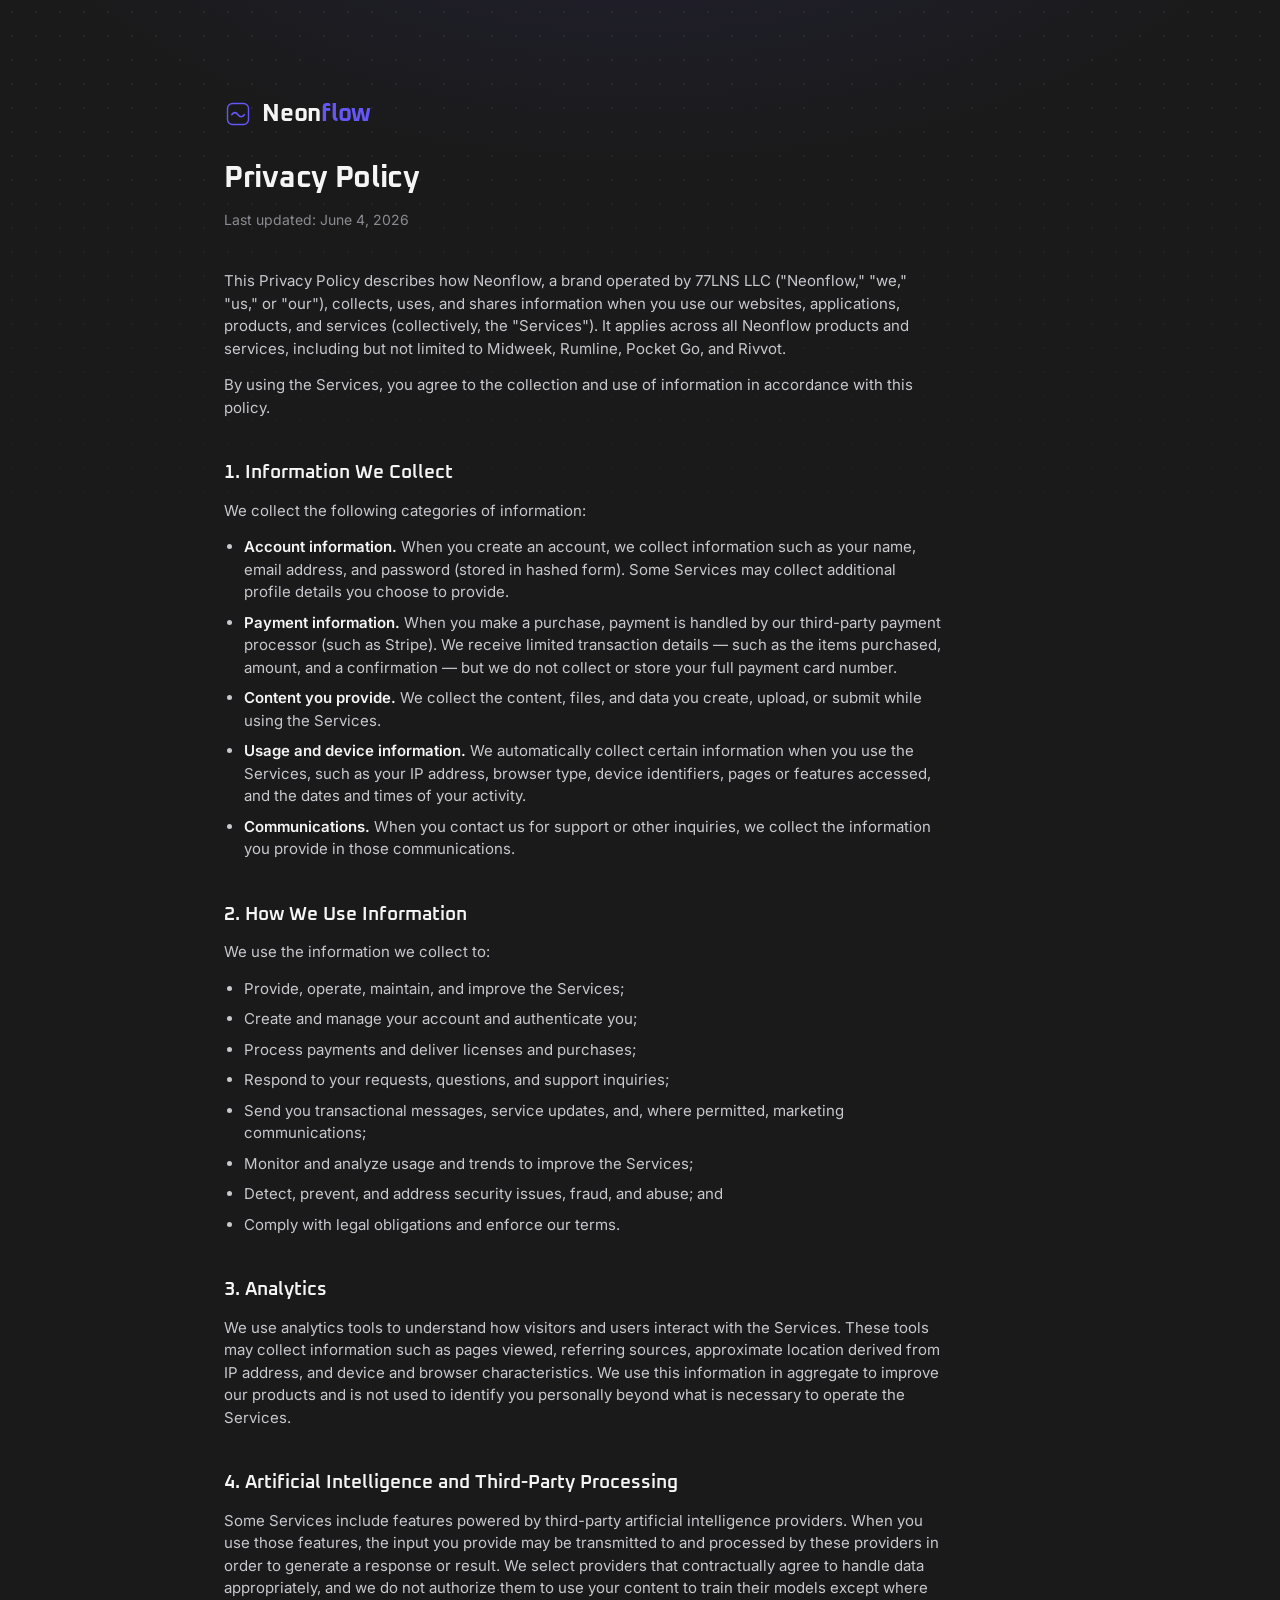
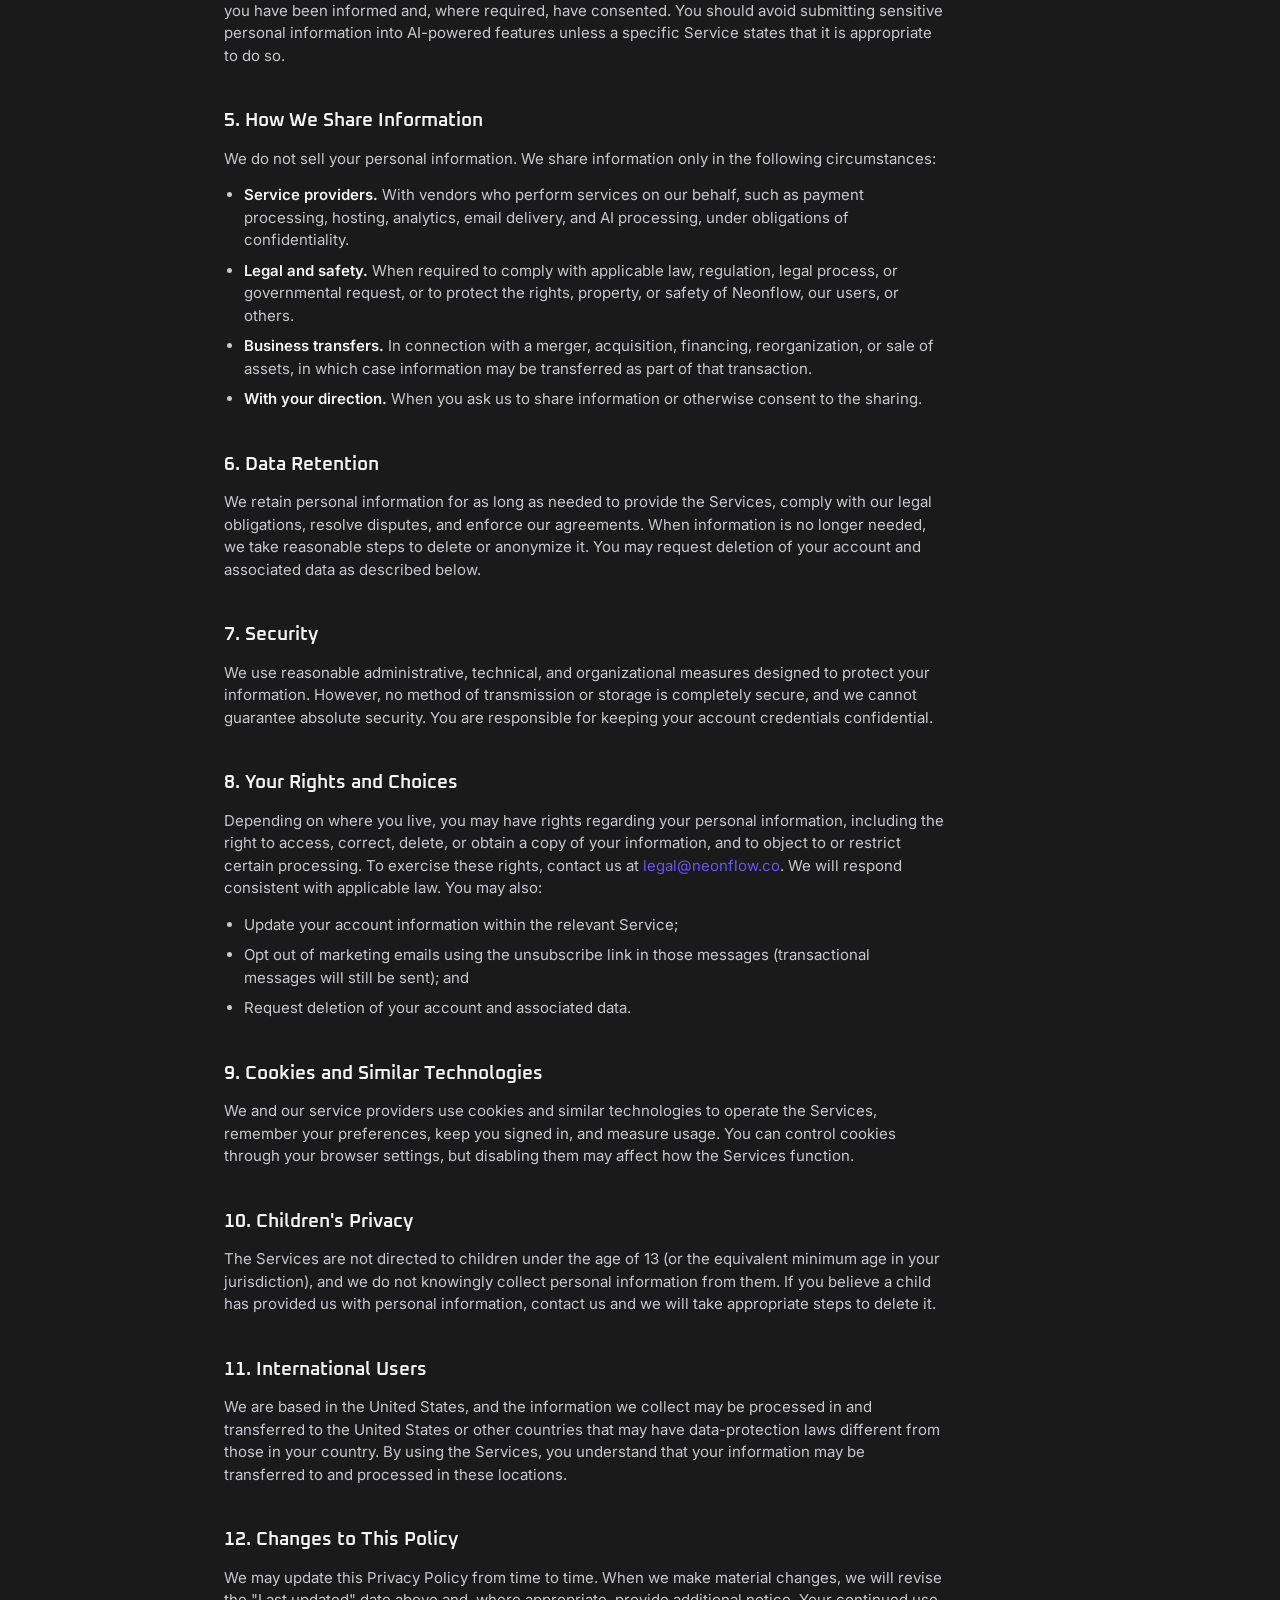
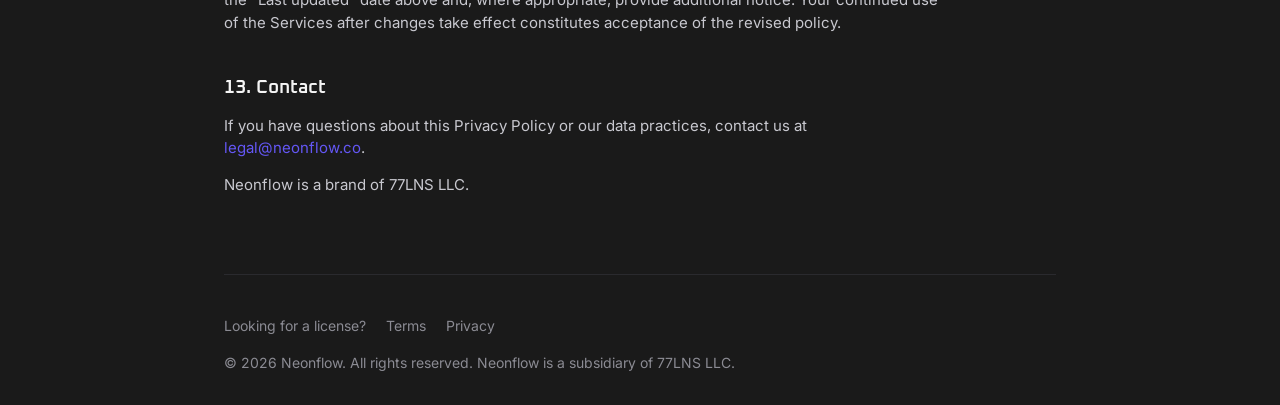
<file: privacy/index.html>
<!DOCTYPE html>
<html lang="en">
<head>
  <meta charset="UTF-8" />
  <meta name="viewport" content="width=device-width, initial-scale=1.0" />
  <title>Privacy Policy — Neonflow</title>
  <meta name="description" content="Privacy Policy for Neonflow products and services." />
  <link rel="preconnect" href="https://fonts.googleapis.com" />
  <link rel="preconnect" href="https://fonts.gstatic.com" crossorigin />
  <link href="https://fonts.googleapis.com/css2?family=Inter:wght@400;500;600;700&family=Oxanium:wght@500;600;700&display=swap" rel="stylesheet" />
  <link rel="stylesheet" href="/styles.css" />

  <link rel="icon" type="image/png" href="/assets/favicon-96x96.png" sizes="96x96" />
  <link rel="icon" type="image/svg+xml" href="/assets/favicon.svg" />
  <link rel="shortcut icon" href="/favicon.ico" />
  <link rel="apple-touch-icon" sizes="180x180" href="/assets/apple-touch-icon.png" />
  <meta name="apple-mobile-web-app-title" content="Neonflow" />
  <link rel="manifest" href="/assets/site.webmanifest" />
</head>
<body>
  <main class="container legal">
    <header class="hero">
      <a class="home-link" href="/">
        <img class="logo-icon" src="/assets/icon.svg" alt="" aria-hidden="true" />
        <span class="logo-text">Neon<span class="logo-accent">flow</span></span>
      </a>
      <h1 class="legal-title">Privacy Policy</h1>
      <p class="legal-meta">Last updated: June 4, 2026</p>
    </header>

    <article class="prose">
      <p>This Privacy Policy describes how Neonflow, a brand operated by 77LNS LLC ("Neonflow," "we," "us," or "our"), collects, uses, and shares information when you use our websites, applications, products, and services (collectively, the "Services"). It applies across all Neonflow products and services, including but not limited to Midweek, Rumline, Pocket Go, and Rivvot.</p>
      <p>By using the Services, you agree to the collection and use of information in accordance with this policy.</p>

      <h2>1. Information We Collect</h2>
      <p>We collect the following categories of information:</p>
      <ul>
        <li><strong>Account information.</strong> When you create an account, we collect information such as your name, email address, and password (stored in hashed form). Some Services may collect additional profile details you choose to provide.</li>
        <li><strong>Payment information.</strong> When you make a purchase, payment is handled by our third-party payment processor (such as Stripe). We receive limited transaction details — such as the items purchased, amount, and a confirmation — but we do not collect or store your full payment card number.</li>
        <li><strong>Content you provide.</strong> We collect the content, files, and data you create, upload, or submit while using the Services.</li>
        <li><strong>Usage and device information.</strong> We automatically collect certain information when you use the Services, such as your IP address, browser type, device identifiers, pages or features accessed, and the dates and times of your activity.</li>
        <li><strong>Communications.</strong> When you contact us for support or other inquiries, we collect the information you provide in those communications.</li>
      </ul>

      <h2>2. How We Use Information</h2>
      <p>We use the information we collect to:</p>
      <ul>
        <li>Provide, operate, maintain, and improve the Services;</li>
        <li>Create and manage your account and authenticate you;</li>
        <li>Process payments and deliver licenses and purchases;</li>
        <li>Respond to your requests, questions, and support inquiries;</li>
        <li>Send you transactional messages, service updates, and, where permitted, marketing communications;</li>
        <li>Monitor and analyze usage and trends to improve the Services;</li>
        <li>Detect, prevent, and address security issues, fraud, and abuse; and</li>
        <li>Comply with legal obligations and enforce our terms.</li>
      </ul>

      <h2>3. Analytics</h2>
      <p>We use analytics tools to understand how visitors and users interact with the Services. These tools may collect information such as pages viewed, referring sources, approximate location derived from IP address, and device and browser characteristics. We use this information in aggregate to improve our products and is not used to identify you personally beyond what is necessary to operate the Services.</p>

      <h2>4. Artificial Intelligence and Third-Party Processing</h2>
      <p>Some Services include features powered by third-party artificial intelligence providers. When you use those features, the input you provide may be transmitted to and processed by these providers in order to generate a response or result. We select providers that contractually agree to handle data appropriately, and we do not authorize them to use your content to train their models except where you have been informed and, where required, have consented. You should avoid submitting sensitive personal information into AI-powered features unless a specific Service states that it is appropriate to do so.</p>

      <h2>5. How We Share Information</h2>
      <p>We do not sell your personal information. We share information only in the following circumstances:</p>
      <ul>
        <li><strong>Service providers.</strong> With vendors who perform services on our behalf, such as payment processing, hosting, analytics, email delivery, and AI processing, under obligations of confidentiality.</li>
        <li><strong>Legal and safety.</strong> When required to comply with applicable law, regulation, legal process, or governmental request, or to protect the rights, property, or safety of Neonflow, our users, or others.</li>
        <li><strong>Business transfers.</strong> In connection with a merger, acquisition, financing, reorganization, or sale of assets, in which case information may be transferred as part of that transaction.</li>
        <li><strong>With your direction.</strong> When you ask us to share information or otherwise consent to the sharing.</li>
      </ul>

      <h2>6. Data Retention</h2>
      <p>We retain personal information for as long as needed to provide the Services, comply with our legal obligations, resolve disputes, and enforce our agreements. When information is no longer needed, we take reasonable steps to delete or anonymize it. You may request deletion of your account and associated data as described below.</p>

      <h2>7. Security</h2>
      <p>We use reasonable administrative, technical, and organizational measures designed to protect your information. However, no method of transmission or storage is completely secure, and we cannot guarantee absolute security. You are responsible for keeping your account credentials confidential.</p>

      <h2>8. Your Rights and Choices</h2>
      <p>Depending on where you live, you may have rights regarding your personal information, including the right to access, correct, delete, or obtain a copy of your information, and to object to or restrict certain processing. To exercise these rights, contact us at <a href="mailto:legal@neonflow.co">legal@neonflow.co</a>. We will respond consistent with applicable law. You may also:</p>
      <ul>
        <li>Update your account information within the relevant Service;</li>
        <li>Opt out of marketing emails using the unsubscribe link in those messages (transactional messages will still be sent); and</li>
        <li>Request deletion of your account and associated data.</li>
      </ul>

      <h2>9. Cookies and Similar Technologies</h2>
      <p>We and our service providers use cookies and similar technologies to operate the Services, remember your preferences, keep you signed in, and measure usage. You can control cookies through your browser settings, but disabling them may affect how the Services function.</p>

      <h2>10. Children's Privacy</h2>
      <p>The Services are not directed to children under the age of 13 (or the equivalent minimum age in your jurisdiction), and we do not knowingly collect personal information from them. If you believe a child has provided us with personal information, contact us and we will take appropriate steps to delete it.</p>

      <h2>11. International Users</h2>
      <p>We are based in the United States, and the information we collect may be processed in and transferred to the United States or other countries that may have data-protection laws different from those in your country. By using the Services, you understand that your information may be transferred to and processed in these locations.</p>

      <h2>12. Changes to This Policy</h2>
      <p>We may update this Privacy Policy from time to time. When we make material changes, we will revise the "Last updated" date above and, where appropriate, provide additional notice. Your continued use of the Services after changes take effect constitutes acceptance of the revised policy.</p>

      <h2>13. Contact</h2>
      <p>If you have questions about this Privacy Policy or our data practices, contact us at <a href="mailto:legal@neonflow.co">legal@neonflow.co</a>.</p>
      <p>Neonflow is a brand of 77LNS LLC.</p>
    </article>

    <footer class="footer">
      <nav class="footer-links" aria-label="Footer">
        <a href="https://portal.neonflow.co">Looking for a license?</a>
        <a href="/terms/">Terms</a>
        <a href="/privacy/">Privacy</a>
      </nav>
      <p>&copy; 2026 Neonflow. All rights reserved. Neonflow is a subsidiary of 77LNS&nbsp;LLC.</p>
    </footer>
  </main>
</body>
</html>
</file>
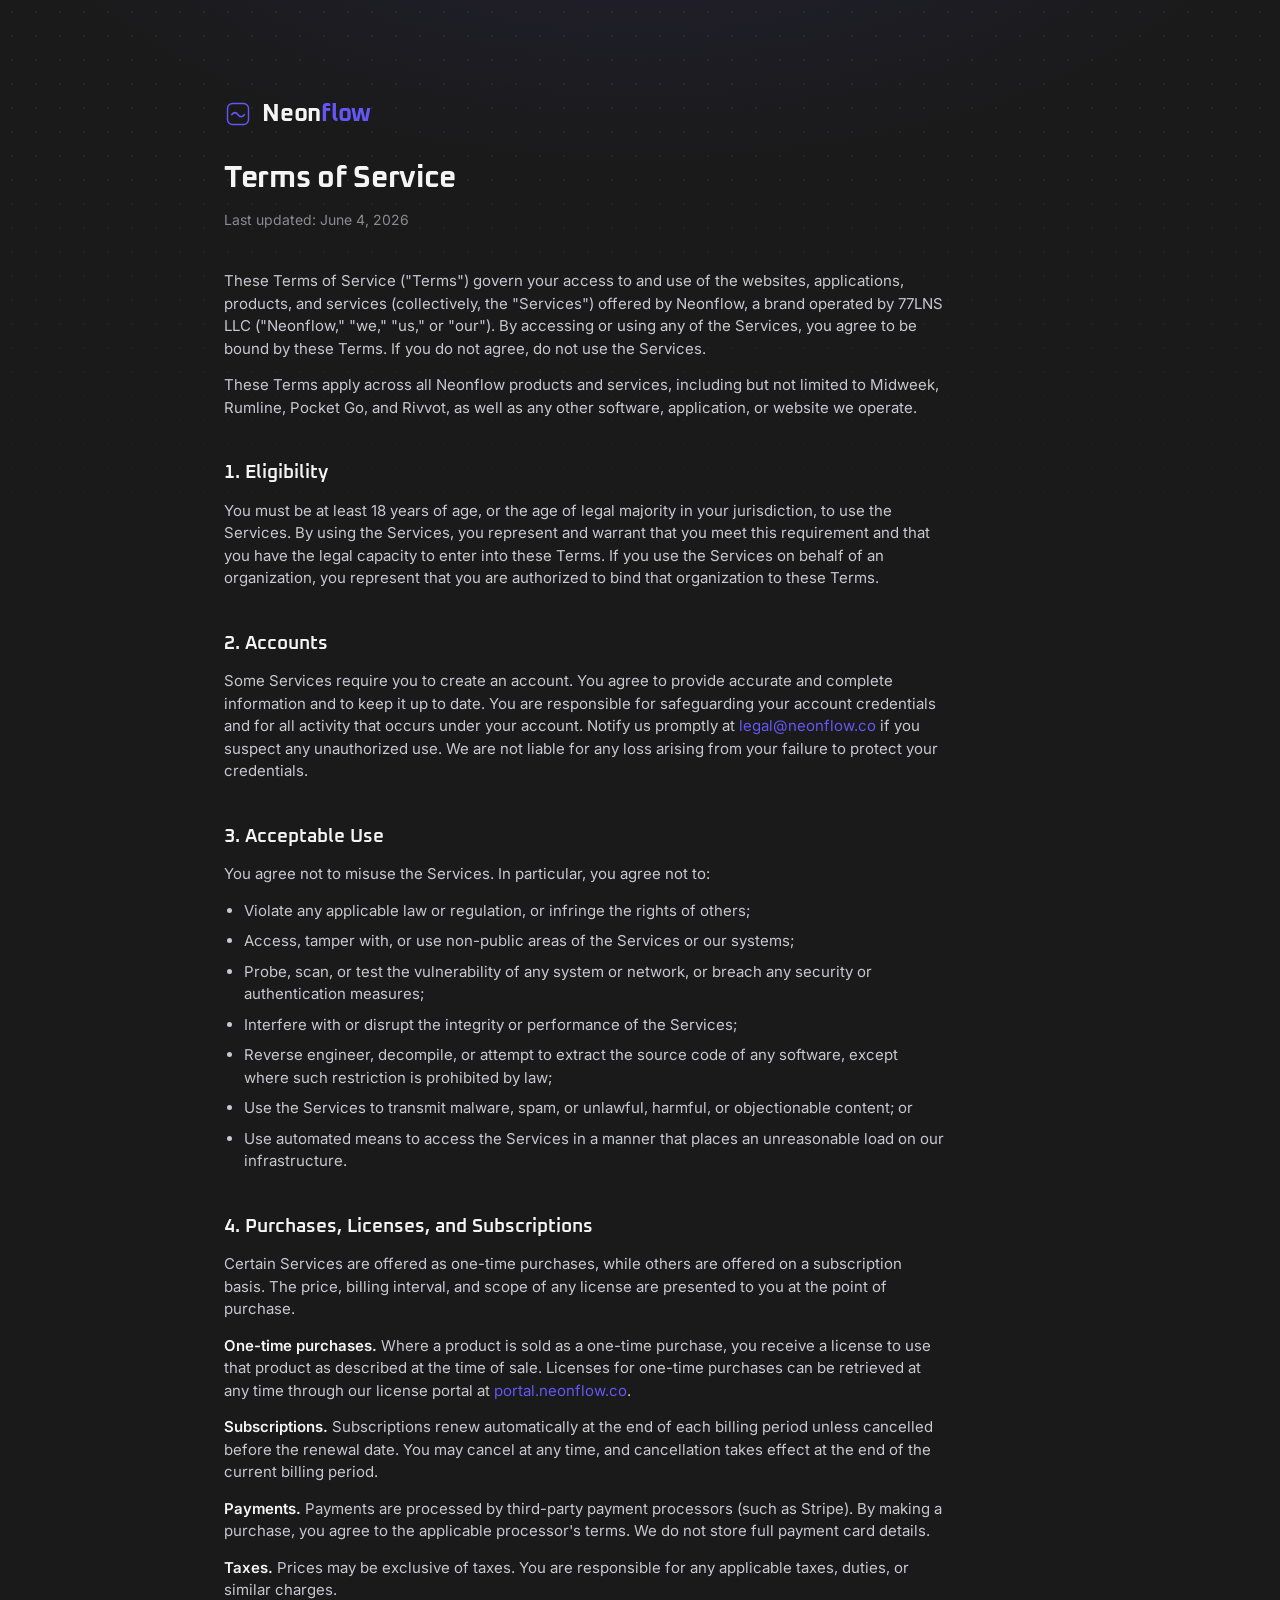
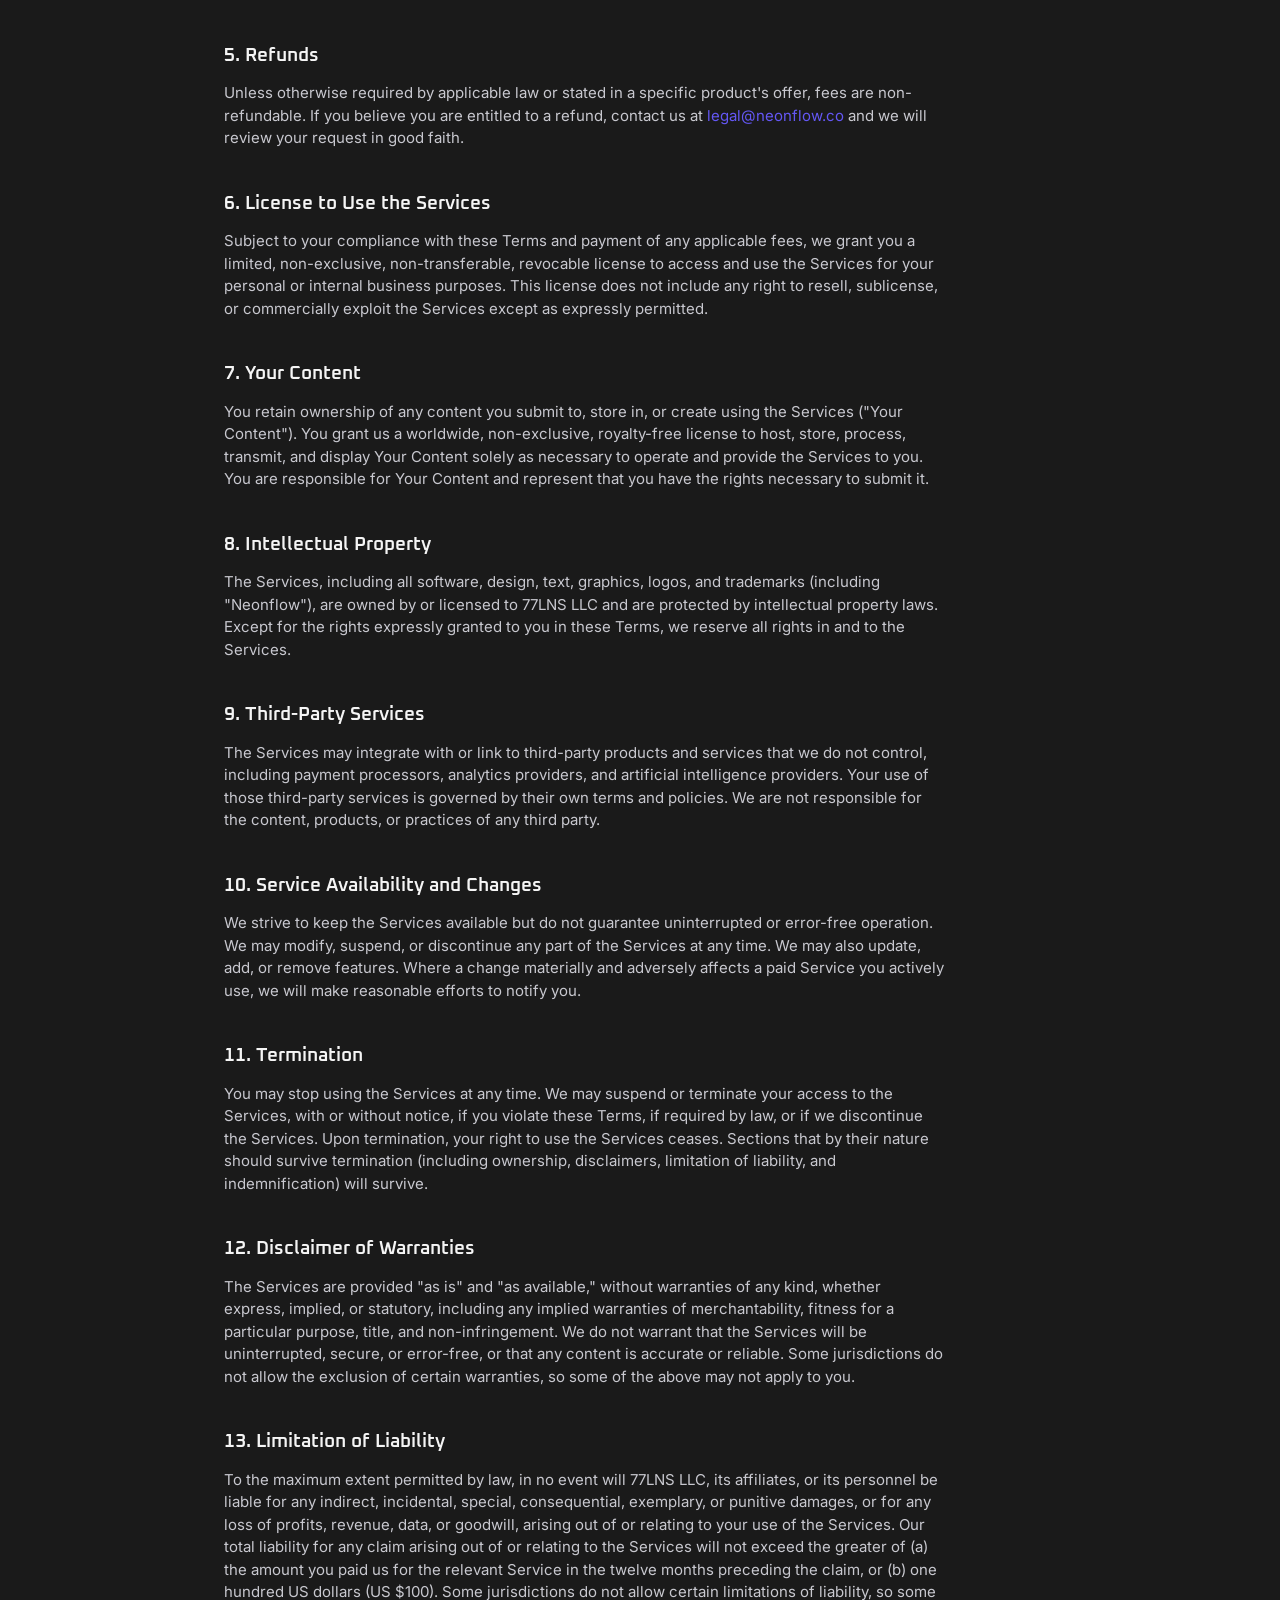
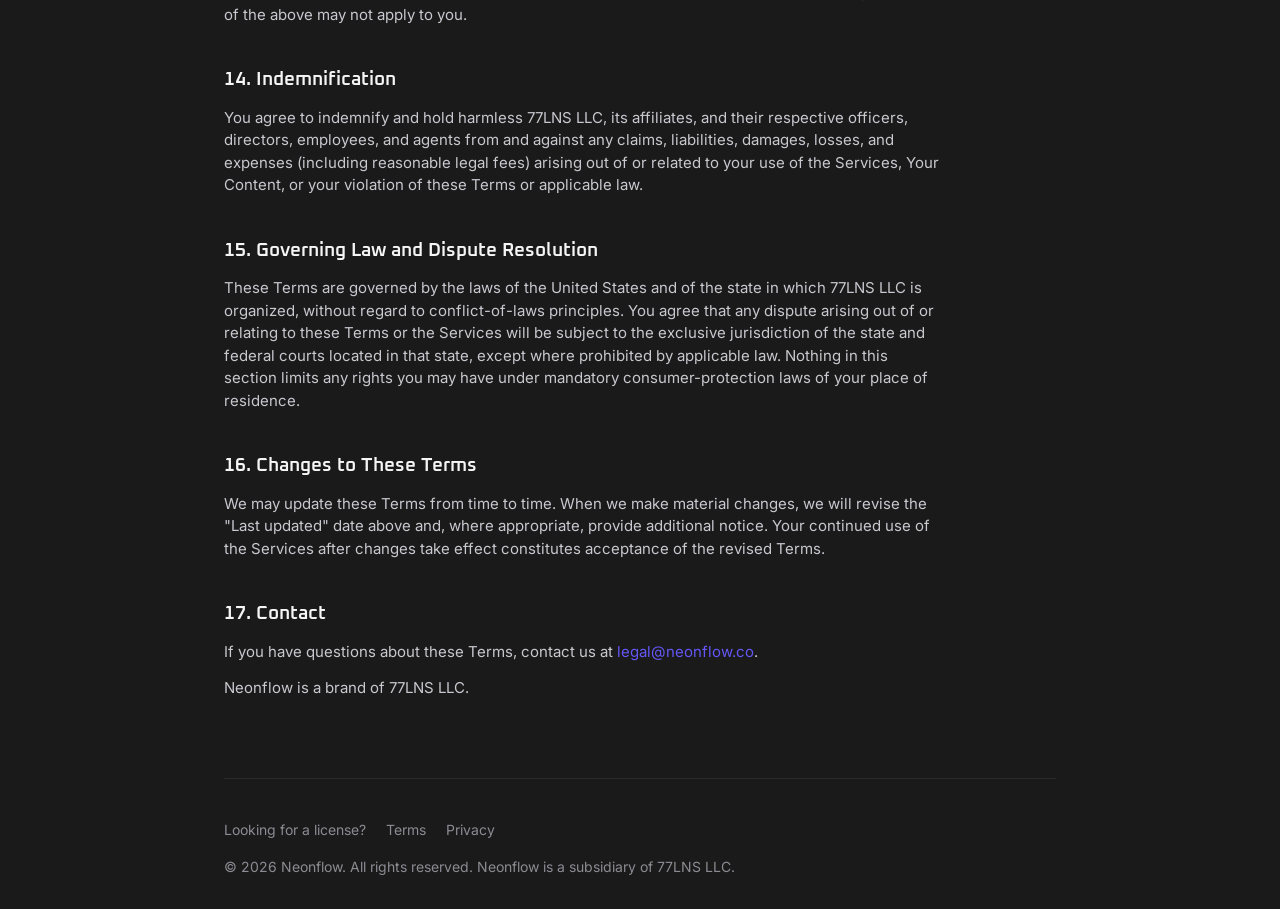
<file: terms/index.html>
<!DOCTYPE html>
<html lang="en">
<head>
  <meta charset="UTF-8" />
  <meta name="viewport" content="width=device-width, initial-scale=1.0" />
  <title>Terms of Service — Neonflow</title>
  <meta name="description" content="Terms of Service for Neonflow products and services." />
  <link rel="preconnect" href="https://fonts.googleapis.com" />
  <link rel="preconnect" href="https://fonts.gstatic.com" crossorigin />
  <link href="https://fonts.googleapis.com/css2?family=Inter:wght@400;500;600;700&family=Oxanium:wght@500;600;700&display=swap" rel="stylesheet" />
  <link rel="stylesheet" href="/styles.css" />

  <link rel="icon" type="image/png" href="/assets/favicon-96x96.png" sizes="96x96" />
  <link rel="icon" type="image/svg+xml" href="/assets/favicon.svg" />
  <link rel="shortcut icon" href="/favicon.ico" />
  <link rel="apple-touch-icon" sizes="180x180" href="/assets/apple-touch-icon.png" />
  <meta name="apple-mobile-web-app-title" content="Neonflow" />
  <link rel="manifest" href="/assets/site.webmanifest" />
</head>
<body>
  <main class="container legal">
    <header class="hero">
      <a class="home-link" href="/">
        <img class="logo-icon" src="/assets/icon.svg" alt="" aria-hidden="true" />
        <span class="logo-text">Neon<span class="logo-accent">flow</span></span>
      </a>
      <h1 class="legal-title">Terms of Service</h1>
      <p class="legal-meta">Last updated: June 4, 2026</p>
    </header>

    <article class="prose">
      <p>These Terms of Service ("Terms") govern your access to and use of the websites, applications, products, and services (collectively, the "Services") offered by Neonflow, a brand operated by 77LNS LLC ("Neonflow," "we," "us," or "our"). By accessing or using any of the Services, you agree to be bound by these Terms. If you do not agree, do not use the Services.</p>
      <p>These Terms apply across all Neonflow products and services, including but not limited to Midweek, Rumline, Pocket Go, and Rivvot, as well as any other software, application, or website we operate.</p>

      <h2>1. Eligibility</h2>
      <p>You must be at least 18 years of age, or the age of legal majority in your jurisdiction, to use the Services. By using the Services, you represent and warrant that you meet this requirement and that you have the legal capacity to enter into these Terms. If you use the Services on behalf of an organization, you represent that you are authorized to bind that organization to these Terms.</p>

      <h2>2. Accounts</h2>
      <p>Some Services require you to create an account. You agree to provide accurate and complete information and to keep it up to date. You are responsible for safeguarding your account credentials and for all activity that occurs under your account. Notify us promptly at <a href="mailto:legal@neonflow.co">legal@neonflow.co</a> if you suspect any unauthorized use. We are not liable for any loss arising from your failure to protect your credentials.</p>

      <h2>3. Acceptable Use</h2>
      <p>You agree not to misuse the Services. In particular, you agree not to:</p>
      <ul>
        <li>Violate any applicable law or regulation, or infringe the rights of others;</li>
        <li>Access, tamper with, or use non-public areas of the Services or our systems;</li>
        <li>Probe, scan, or test the vulnerability of any system or network, or breach any security or authentication measures;</li>
        <li>Interfere with or disrupt the integrity or performance of the Services;</li>
        <li>Reverse engineer, decompile, or attempt to extract the source code of any software, except where such restriction is prohibited by law;</li>
        <li>Use the Services to transmit malware, spam, or unlawful, harmful, or objectionable content; or</li>
        <li>Use automated means to access the Services in a manner that places an unreasonable load on our infrastructure.</li>
      </ul>

      <h2>4. Purchases, Licenses, and Subscriptions</h2>
      <p>Certain Services are offered as one-time purchases, while others are offered on a subscription basis. The price, billing interval, and scope of any license are presented to you at the point of purchase.</p>
      <p><strong>One-time purchases.</strong> Where a product is sold as a one-time purchase, you receive a license to use that product as described at the time of sale. Licenses for one-time purchases can be retrieved at any time through our license portal at <a href="https://portal.neonflow.co">portal.neonflow.co</a>.</p>
      <p><strong>Subscriptions.</strong> Subscriptions renew automatically at the end of each billing period unless cancelled before the renewal date. You may cancel at any time, and cancellation takes effect at the end of the current billing period.</p>
      <p><strong>Payments.</strong> Payments are processed by third-party payment processors (such as Stripe). By making a purchase, you agree to the applicable processor's terms. We do not store full payment card details.</p>
      <p><strong>Taxes.</strong> Prices may be exclusive of taxes. You are responsible for any applicable taxes, duties, or similar charges.</p>

      <h2>5. Refunds</h2>
      <p>Unless otherwise required by applicable law or stated in a specific product's offer, fees are non-refundable. If you believe you are entitled to a refund, contact us at <a href="mailto:legal@neonflow.co">legal@neonflow.co</a> and we will review your request in good faith.</p>

      <h2>6. License to Use the Services</h2>
      <p>Subject to your compliance with these Terms and payment of any applicable fees, we grant you a limited, non-exclusive, non-transferable, revocable license to access and use the Services for your personal or internal business purposes. This license does not include any right to resell, sublicense, or commercially exploit the Services except as expressly permitted.</p>

      <h2>7. Your Content</h2>
      <p>You retain ownership of any content you submit to, store in, or create using the Services ("Your Content"). You grant us a worldwide, non-exclusive, royalty-free license to host, store, process, transmit, and display Your Content solely as necessary to operate and provide the Services to you. You are responsible for Your Content and represent that you have the rights necessary to submit it.</p>

      <h2>8. Intellectual Property</h2>
      <p>The Services, including all software, design, text, graphics, logos, and trademarks (including "Neonflow"), are owned by or licensed to 77LNS LLC and are protected by intellectual property laws. Except for the rights expressly granted to you in these Terms, we reserve all rights in and to the Services.</p>

      <h2>9. Third-Party Services</h2>
      <p>The Services may integrate with or link to third-party products and services that we do not control, including payment processors, analytics providers, and artificial intelligence providers. Your use of those third-party services is governed by their own terms and policies. We are not responsible for the content, products, or practices of any third party.</p>

      <h2>10. Service Availability and Changes</h2>
      <p>We strive to keep the Services available but do not guarantee uninterrupted or error-free operation. We may modify, suspend, or discontinue any part of the Services at any time. We may also update, add, or remove features. Where a change materially and adversely affects a paid Service you actively use, we will make reasonable efforts to notify you.</p>

      <h2>11. Termination</h2>
      <p>You may stop using the Services at any time. We may suspend or terminate your access to the Services, with or without notice, if you violate these Terms, if required by law, or if we discontinue the Services. Upon termination, your right to use the Services ceases. Sections that by their nature should survive termination (including ownership, disclaimers, limitation of liability, and indemnification) will survive.</p>

      <h2>12. Disclaimer of Warranties</h2>
      <p>The Services are provided "as is" and "as available," without warranties of any kind, whether express, implied, or statutory, including any implied warranties of merchantability, fitness for a particular purpose, title, and non-infringement. We do not warrant that the Services will be uninterrupted, secure, or error-free, or that any content is accurate or reliable. Some jurisdictions do not allow the exclusion of certain warranties, so some of the above may not apply to you.</p>

      <h2>13. Limitation of Liability</h2>
      <p>To the maximum extent permitted by law, in no event will 77LNS LLC, its affiliates, or its personnel be liable for any indirect, incidental, special, consequential, exemplary, or punitive damages, or for any loss of profits, revenue, data, or goodwill, arising out of or relating to your use of the Services. Our total liability for any claim arising out of or relating to the Services will not exceed the greater of (a) the amount you paid us for the relevant Service in the twelve months preceding the claim, or (b) one hundred US dollars (US $100). Some jurisdictions do not allow certain limitations of liability, so some of the above may not apply to you.</p>

      <h2>14. Indemnification</h2>
      <p>You agree to indemnify and hold harmless 77LNS LLC, its affiliates, and their respective officers, directors, employees, and agents from and against any claims, liabilities, damages, losses, and expenses (including reasonable legal fees) arising out of or related to your use of the Services, Your Content, or your violation of these Terms or applicable law.</p>

      <h2>15. Governing Law and Dispute Resolution</h2>
      <p>These Terms are governed by the laws of the United States and of the state in which 77LNS LLC is organized, without regard to conflict-of-laws principles. You agree that any dispute arising out of or relating to these Terms or the Services will be subject to the exclusive jurisdiction of the state and federal courts located in that state, except where prohibited by applicable law. Nothing in this section limits any rights you may have under mandatory consumer-protection laws of your place of residence.</p>

      <h2>16. Changes to These Terms</h2>
      <p>We may update these Terms from time to time. When we make material changes, we will revise the "Last updated" date above and, where appropriate, provide additional notice. Your continued use of the Services after changes take effect constitutes acceptance of the revised Terms.</p>

      <h2>17. Contact</h2>
      <p>If you have questions about these Terms, contact us at <a href="mailto:legal@neonflow.co">legal@neonflow.co</a>.</p>
      <p>Neonflow is a brand of 77LNS LLC.</p>
    </article>

    <footer class="footer">
      <nav class="footer-links" aria-label="Footer">
        <a href="https://portal.neonflow.co">Looking for a license?</a>
        <a href="/terms/">Terms</a>
        <a href="/privacy/">Privacy</a>
      </nav>
      <p>&copy; 2026 Neonflow. All rights reserved. Neonflow is a subsidiary of 77LNS&nbsp;LLC.</p>
    </footer>
  </main>
</body>
</html>
</file>
<file: styles.css>
:root {
  --bg: #1a1a1a;
  --surface: #212121;
  --surface-2: #2a2a2d;
  --text: #f5f5f5;
  --text-soft: #c8c8cf;
  --text-muted: #8b8b93;
  --border: #2a2a2e;
  --border-hover: #6457f5;
  --accent: #6457f5;
  --accent-soft: rgba(100, 87, 245, 0.12);
  --accent-glow: rgba(100, 87, 245, 0.25);
  --ring: 0 0 0 3px rgba(100, 87, 245, 0.45);
  --live: #3ecf8e;
  --beta: #f0b43c;
  --radius: 12px;
  --radius-lg: 16px;
  --shadow: 0 1px 2px rgba(0, 0, 0, 0.3);
  --shadow-hover: 0 12px 32px rgba(0, 0, 0, 0.5), 0 0 0 1px var(--accent-glow) inset;
}

* {
  box-sizing: border-box;
  margin: 0;
  padding: 0;
}

html {
  -webkit-font-smoothing: antialiased;
  -moz-osx-font-smoothing: grayscale;
}

body {
  font-family: 'Inter', -apple-system, BlinkMacSystemFont, 'Segoe UI', Roboto, sans-serif;
  background: var(--bg);
  background-image:
    radial-gradient(60rem 30rem at 50% -10rem, var(--accent-soft), transparent 70%);
  background-repeat: no-repeat;
  color: var(--text);
  line-height: 1.5;
  min-height: 100vh;
  display: flex;
  flex-direction: column;
  position: relative;
}

/* Faint dot grid, fades out below the hero */
body::before {
  content: '';
  position: absolute;
  inset: 0 0 auto 0;
  height: 40rem;
  background-image: radial-gradient(rgba(255, 255, 255, 0.07) 1px, transparent 1px);
  background-size: 24px 24px;
  -webkit-mask-image: linear-gradient(to bottom, rgba(0, 0, 0, 0.9), transparent);
  mask-image: linear-gradient(to bottom, rgba(0, 0, 0, 0.9), transparent);
  pointer-events: none;
  z-index: 0;
}

.container {
  position: relative;
  z-index: 1;
  width: 100%;
  max-width: 880px;
  margin: 0 auto;
  padding: 6rem 1.5rem 2rem;
  flex: 1;
  display: flex;
  flex-direction: column;
}

/* Hero */
.hero {
  margin-bottom: 5rem;
}

.wordmark {
  display: flex;
  align-items: center;
  gap: 0.75rem;
  margin-bottom: 3rem;
}

.logo-icon {
  width: 2rem;
  height: 2rem;
  flex-shrink: 0;
}

.logo-text {
  font-family: 'Oxanium', 'Inter', sans-serif;
  font-size: 1.75rem;
  font-weight: 700;
  letter-spacing: -0.01em;
  color: var(--text);
}

.logo-text-sm {
  font-size: 1.25rem;
}

.logo-accent {
  color: var(--accent);
}

.eyebrow {
  font-size: 0.75rem;
  font-weight: 600;
  letter-spacing: 0.12em;
  text-transform: uppercase;
  color: var(--accent);
  margin-bottom: 1rem;
}

.headline {
  font-family: 'Oxanium', 'Inter', sans-serif;
  font-size: clamp(2.5rem, 6vw, 4rem);
  font-weight: 700;
  line-height: 1.05;
  letter-spacing: -0.02em;
  margin-bottom: 1.25rem;
}

.tagline {
  font-size: 1.125rem;
  color: var(--text-muted);
  max-width: 36ch;
}

/* Apps section */
.apps-section {
  margin-bottom: auto;
  padding-bottom: 5rem;
}

.section-head {
  display: flex;
  align-items: center;
  gap: 0.625rem;
  margin-bottom: 1.25rem;
}

.section-title {
  font-family: 'Oxanium', 'Inter', sans-serif;
  font-size: 0.875rem;
  font-weight: 600;
  letter-spacing: 0.08em;
  text-transform: uppercase;
  color: var(--text-soft);
}

.count {
  font-size: 0.75rem;
  font-weight: 600;
  color: var(--text-muted);
  background: var(--surface-2);
  border: 1px solid var(--border);
  border-radius: 999px;
  padding: 0.0625rem 0.5rem;
  line-height: 1.4;
}

.apps {
  display: grid;
  grid-template-columns: repeat(2, minmax(0, 1fr));
  gap: 1rem;
}

.card {
  position: relative;
  display: flex;
  flex-direction: column;
  background: var(--surface);
  border: 1px solid var(--border);
  border-radius: var(--radius-lg);
  padding: 1.5rem;
  text-decoration: none;
  color: inherit;
  box-shadow: var(--shadow);
  transition: border-color 180ms ease, box-shadow 180ms ease, transform 180ms ease;
}

.card:hover {
  border-color: var(--border-hover);
  box-shadow: var(--shadow-hover);
  transform: translateY(-2px);
}

.card:focus-visible {
  outline: none;
  border-color: var(--border-hover);
  box-shadow: var(--ring);
}

.card:hover .card-title {
  color: var(--accent);
}

.app-icon {
  position: relative;
  display: grid;
  place-items: center;
  width: 2.75rem;
  height: 2.75rem;
  margin-bottom: 1.25rem;
  border-radius: 10px;
  background: var(--surface-2);
  border: 1px solid var(--border);
  overflow: hidden;
  font-family: 'Oxanium', 'Inter', sans-serif;
  font-weight: 700;
  font-size: 1.125rem;
  color: var(--accent);
  flex-shrink: 0;
}

/* Monogram shows until the icon image loads */
.app-icon[data-initial]::before {
  content: attr(data-initial);
}

.app-icon img {
  position: absolute;
  inset: 0;
  width: 100%;
  height: 100%;
  object-fit: cover;
}

.app-icon-empty {
  color: var(--text-muted);
  background: transparent;
  border-style: dashed;
  font-weight: 500;
}

.card-title {
  font-size: 1.125rem;
  font-weight: 600;
  color: var(--text);
  margin-bottom: 0.25rem;
  transition: color 180ms ease;
}

.card-desc {
  font-size: 0.9375rem;
  color: var(--text-muted);
  margin-bottom: 1.25rem;
}

.card-meta {
  display: flex;
  align-items: center;
  gap: 0.5rem;
  margin-top: auto;
}

.tag,
.pill {
  display: inline-flex;
  align-items: center;
  gap: 0.375rem;
  font-size: 0.75rem;
  font-weight: 500;
  line-height: 1;
  padding: 0.375rem 0.625rem;
  border-radius: 999px;
}

.tag {
  color: var(--text-soft);
  background: var(--surface-2);
  border: 1px solid var(--border);
}

.pill {
  color: var(--text-muted);
  border: 1px solid var(--border);
}

.pill::before {
  content: '';
  width: 6px;
  height: 6px;
  border-radius: 50%;
  background: currentColor;
}

.pill[data-status="live"] {
  color: var(--live);
  border-color: rgba(62, 207, 142, 0.3);
  background: rgba(62, 207, 142, 0.08);
}

.pill[data-status="beta"] {
  color: var(--beta);
  border-color: rgba(240, 180, 60, 0.3);
  background: rgba(240, 180, 60, 0.08);
}

.card-arrow {
  position: absolute;
  right: 1.5rem;
  top: 1.5rem;
  color: var(--text-muted);
  font-size: 1.125rem;
  line-height: 1;
  transition: transform 180ms ease, color 180ms ease;
}

.card:hover .card-arrow {
  transform: translate(3px, -3px);
  color: var(--accent);
}

.card-placeholder {
  background: transparent;
  border-style: dashed;
  box-shadow: none;
  cursor: default;
}

.card-placeholder:hover {
  border-color: var(--border);
  box-shadow: none;
  transform: none;
}

.card-placeholder .card-title,
.card-placeholder:hover .card-title {
  color: var(--text-muted);
  font-weight: 500;
}

.card-placeholder .card-desc {
  margin-bottom: 0;
}

/* Footer */
.footer {
  padding-top: 2.5rem;
  border-top: 1px solid var(--border);
  font-size: 0.875rem;
  color: var(--text-muted);
}

.footer-grid {
  display: grid;
  grid-template-columns: 1fr auto;
  gap: 2rem 4rem;
  margin-bottom: 2.5rem;
}

.footer-col {
  display: flex;
  flex-direction: column;
  gap: 0.5rem;
  align-items: flex-start;
}

.footer-brand p {
  max-width: 28ch;
}

.footer-heading {
  font-size: 0.75rem;
  font-weight: 600;
  letter-spacing: 0.08em;
  text-transform: uppercase;
  color: var(--text-soft);
  margin-bottom: 0.25rem;
}

.footer-col a,
.footer-links a {
  color: var(--text-muted);
  text-decoration: none;
  transition: color 180ms ease;
}

.footer-col a:hover,
.footer-links a:hover {
  color: var(--accent);
}

.footer-links {
  display: flex;
  flex-wrap: wrap;
  gap: 1.25rem;
  margin-bottom: 1rem;
}

.footer-legal {
  font-size: 0.8125rem;
}

/* Legal pages (terms, privacy) */
.legal .hero {
  margin-bottom: 2.5rem;
}

.home-link {
  display: inline-flex;
  align-items: center;
  gap: 0.625rem;
  text-decoration: none;
  margin-bottom: 1.5rem;
}

.home-link .logo-text {
  font-size: 1.5rem;
}

.home-link .logo-icon {
  width: 1.75rem;
  height: 1.75rem;
}

.legal-title {
  font-family: 'Oxanium', 'Inter', sans-serif;
  font-size: 1.875rem;
  font-weight: 700;
  letter-spacing: -0.01em;
  margin-bottom: 0.5rem;
}

.legal-meta {
  font-size: 0.875rem;
  color: var(--text-muted);
}

.prose {
  margin-bottom: 4rem;
  max-width: 720px;
}

.prose h2 {
  font-family: 'Oxanium', 'Inter', sans-serif;
  font-size: 1.1875rem;
  font-weight: 600;
  margin: 2.5rem 0 0.75rem;
  color: var(--text);
}

.prose h2:first-child {
  margin-top: 0;
}

.prose p,
.prose li {
  font-size: 0.9375rem;
  color: var(--text-soft);
  margin-bottom: 0.875rem;
}

.prose ul {
  padding-left: 1.25rem;
  margin-bottom: 0.875rem;
}

.prose li {
  margin-bottom: 0.5rem;
}

.prose a {
  color: var(--accent);
  text-decoration: none;
}

.prose a:hover {
  text-decoration: underline;
}

.prose strong {
  color: var(--text);
  font-weight: 600;
}

@media (max-width: 640px) {
  .container {
    padding: 4rem 1.25rem 1.5rem;
  }

  .hero {
    margin-bottom: 3.5rem;
  }

  .wordmark {
    margin-bottom: 2.5rem;
  }

  .apps {
    grid-template-columns: 1fr;
  }

  .apps-section {
    padding-bottom: 4rem;
  }

  .footer-grid {
    grid-template-columns: 1fr;
    gap: 2rem;
  }
}

@media (prefers-reduced-motion: reduce) {
  .card,
  .card-arrow,
  .card-title,
  .footer-col a {
    transition: none;
  }

  .card:hover,
  .card:hover .card-arrow {
    transform: none;
  }
}
</file>
